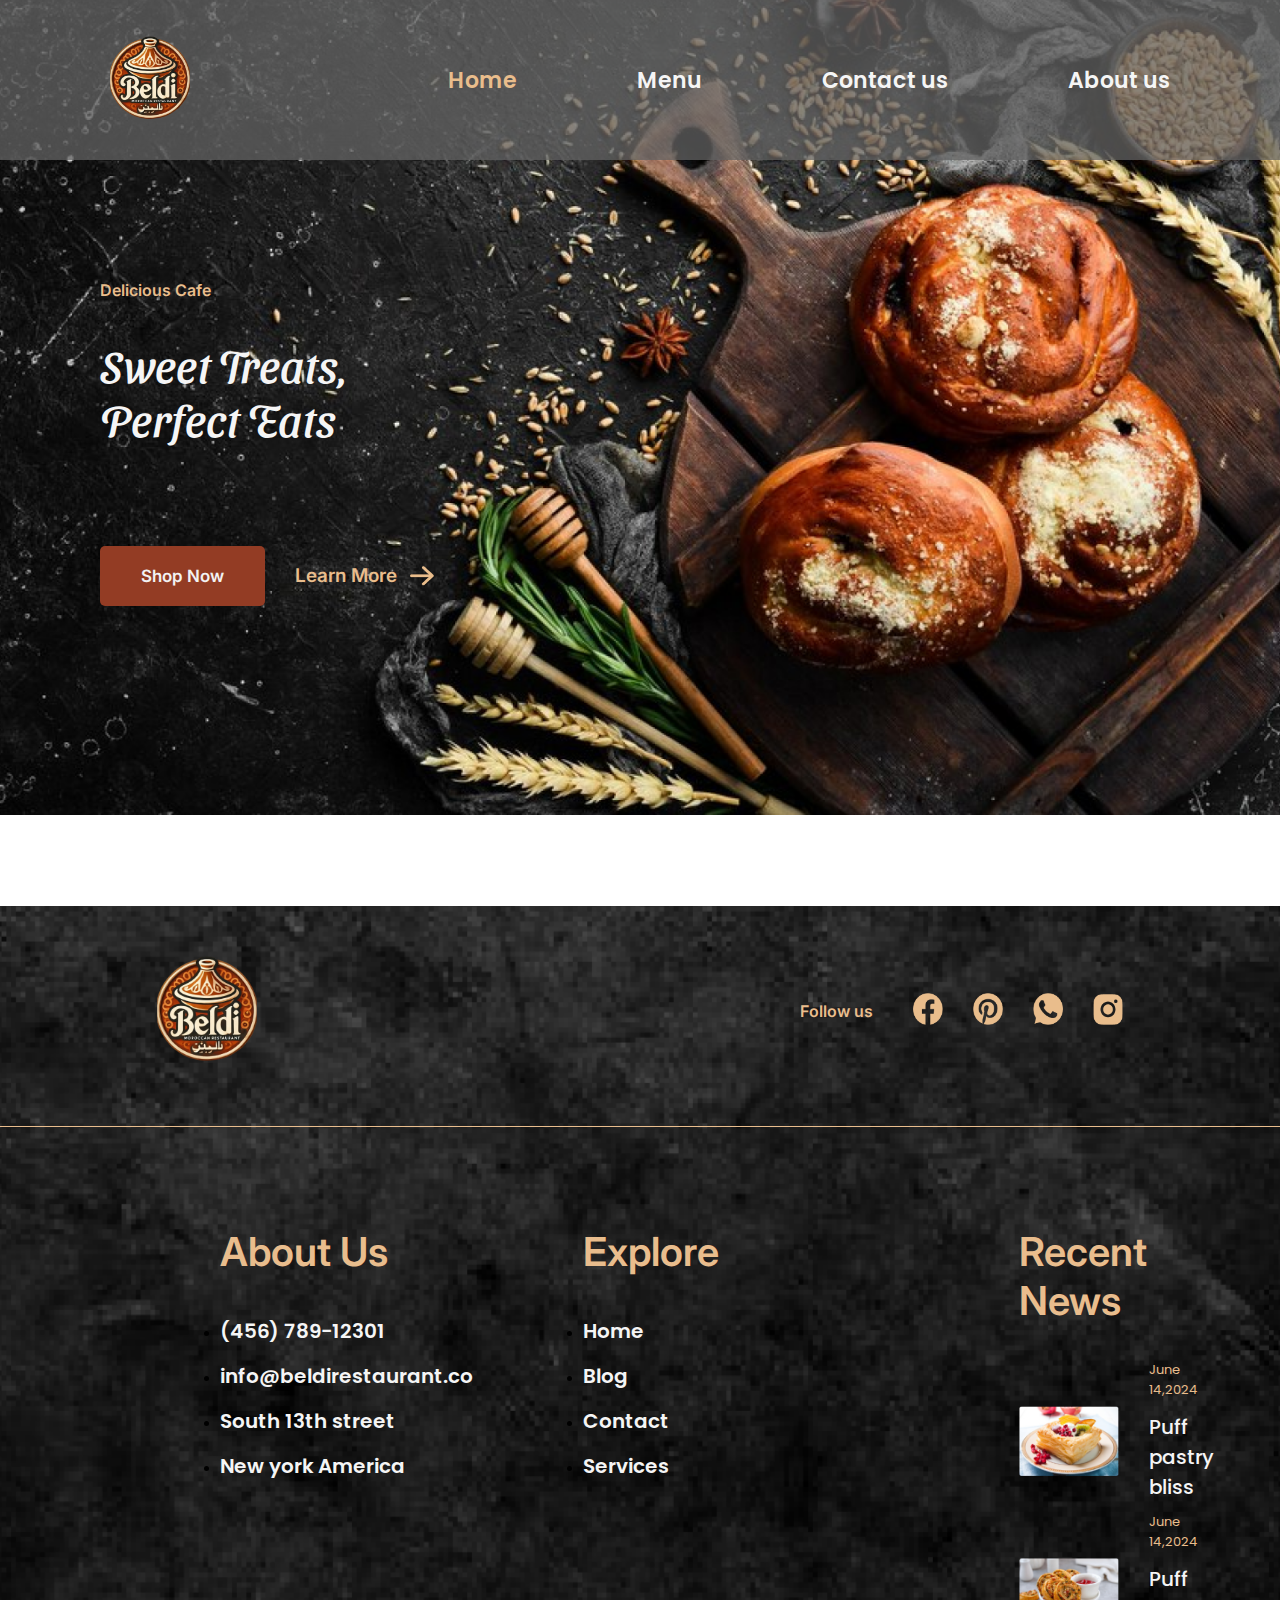
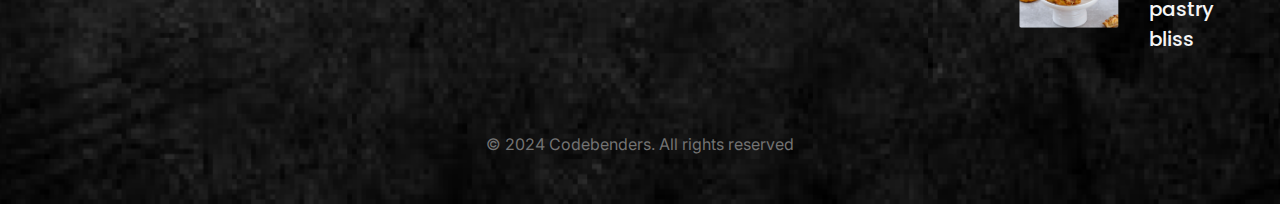
<file: index.html>
<!DOCTYPE html>
<html lang="en">

<head>
  <meta charset="UTF-8" />
  <meta name="viewport" content="width=device-width, initial-scale=1.0" />
  <link rel="stylesheet" href="style.css" />
  <title>Beldi</title>
</head>

<body>
  <!-- header -->
  <header>

    <div>
      <a href="index.html"><img class="logo" src="img/logo2.png" alt="Beldi"></a>
    </div>

    <div class="containernav">
        <a href="index.html"><div class="text1">Home</div></a>
        <a href="Menu.html"><div class="text2">Menu</div></a>
        <a href="contactus.html"><div  class="text3">Contact us</div></a>
        <a href="aboutus.html"><div class="text4">About us</div></a>
    </div>
  </header>

  <!-- Home elements -->

  <section>
    <div class="HomeCelements">
      <div>
        <p class="HomeFirstLine">Delicious Cafe</p>
      </div>
      <div>
        <h2 class="MenLastLine">Sweet Treats,<br>
          Perfect Eats</h2>
      </div>
      <div class="Homebtn">
        <div class="shopnowbtn">
          <a href="Menu.html">
            <input href="Menu.html" type="button" value="Shop Now">
          </a>
        </div>
        <div>
          <a class="learnmorebtn" href="aboutus.html">
            <p>Learn More</p>
            <img src="img/learnmoreflech.png" alt="flech">
          </a>
        </div>
    </div>
    </div>
  </section>


       <!-- footer -->
       <footer>
        <div class="footer">
          <div class="firstelement">
            <span>
              <img style="width: 100px;" src="img/logo2.png" alt="beldilogo">
            </span>
            <span class="Followus">
              <p>Follow us</p>
              <a href="#"><img src="img/facebook.png" alt="facebook" ></a>
              <a href="#"> <img src="img/pintrest.png" alt="Pintrest" ></a>
              <a href="#"><img src="img/wtsp.png" alt="whatsapp" ></a>
              <a href="#"><img src="img/insta.png" alt="Instagram" ></a>
            </span>
          </div>
      
        <div class="aboutExcontent">
      
          <!-- About us -->
      
          <div class="faboutus">
      
            <h3>About Us</h3>
      
           <ul>
            <li><a href="#">(456) 789-12301</a></li>
            <li  style="margin-bottom: 15px;"><a href="#">info@beldirestaurant.co</a></li>
            <li  style="margin-bottom: 15px;"><a  href="#">South 13th street</a></li>
            <li><a href="#">New york America</a></li>
           </ul>
      
          </div>
      
          <!-- explore -->
      
          <div style="position: relative; right: 110px;" class="faboutus">
      
            <h3>Explore</h3>
      
           <ul>
            <li><a href="index.html">Home</a></li>
            <li  style="margin-bottom: 15px;"><a href="#">Blog</a></li>
            <li  style="margin-bottom: 15px;"><a  href="#">Contact</a></li>
            <li><a href="#">Services</a></li>
           </ul>
      
          </div>
      
          <!-- Recent News -->
      
          <div style="position: relative; right: 110px;" class="faboutus">
      
      
            <h3 id="Recenttxt">Recent News</h3>
      
            <div style="margin-bottom: 10px;" class="recentitems">
              <img width="100" src="img/img1footer.png" alt="Cake">
              <div class="recentInfos">
              <span>June 14,2024 </span>
              <span>Puff pastry bliss</span>
              </div>
            </div>
      
            <div class="recentitems">
              <img width="100" src="img/img2footer.png" alt="Cake2">
              <div class="recentInfos">
              <span>June 14,2024 </span>
              <span>Puff pastry bliss</span>
              </div>
            </div>
      
          </div>
      
        </div>
      
      
          <h4>© 2024 Codebenders. All rights reserved</h4>
          </div>
      
      
        
        </footer>


</html>
</file>
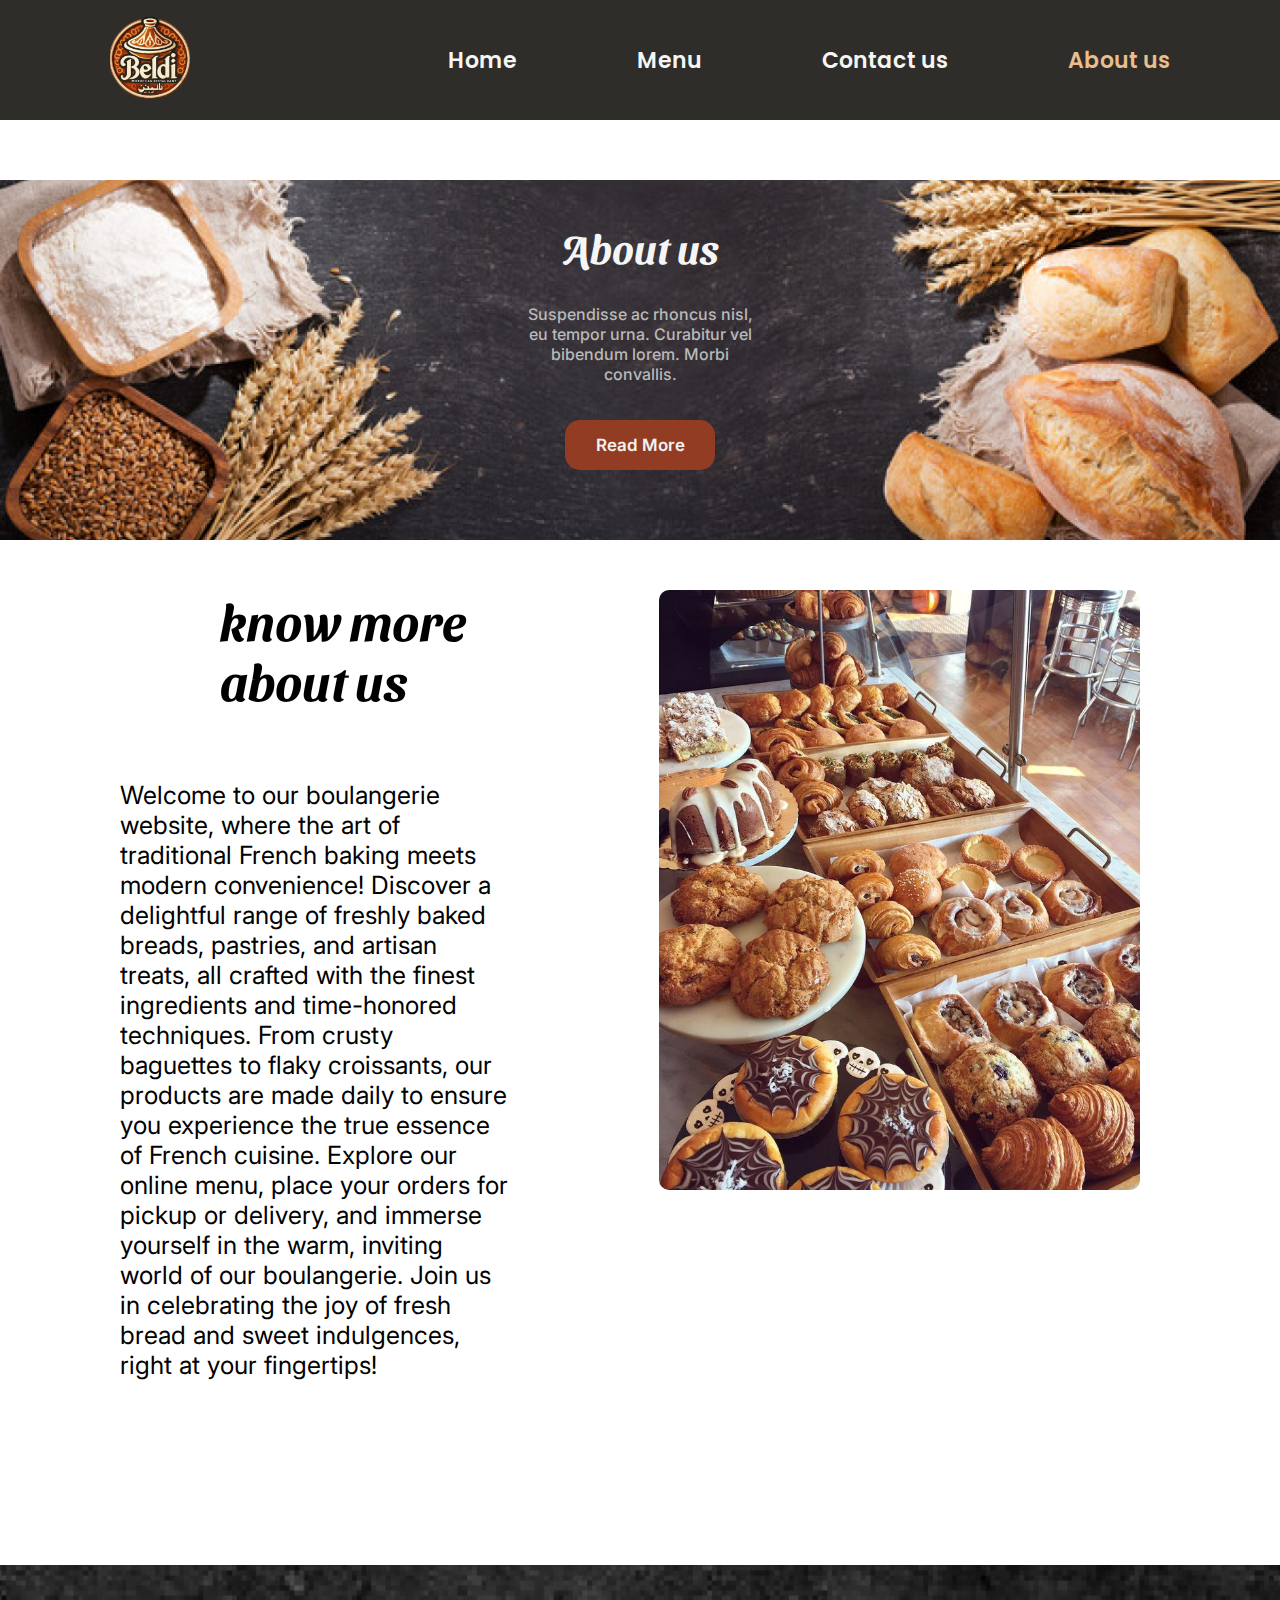
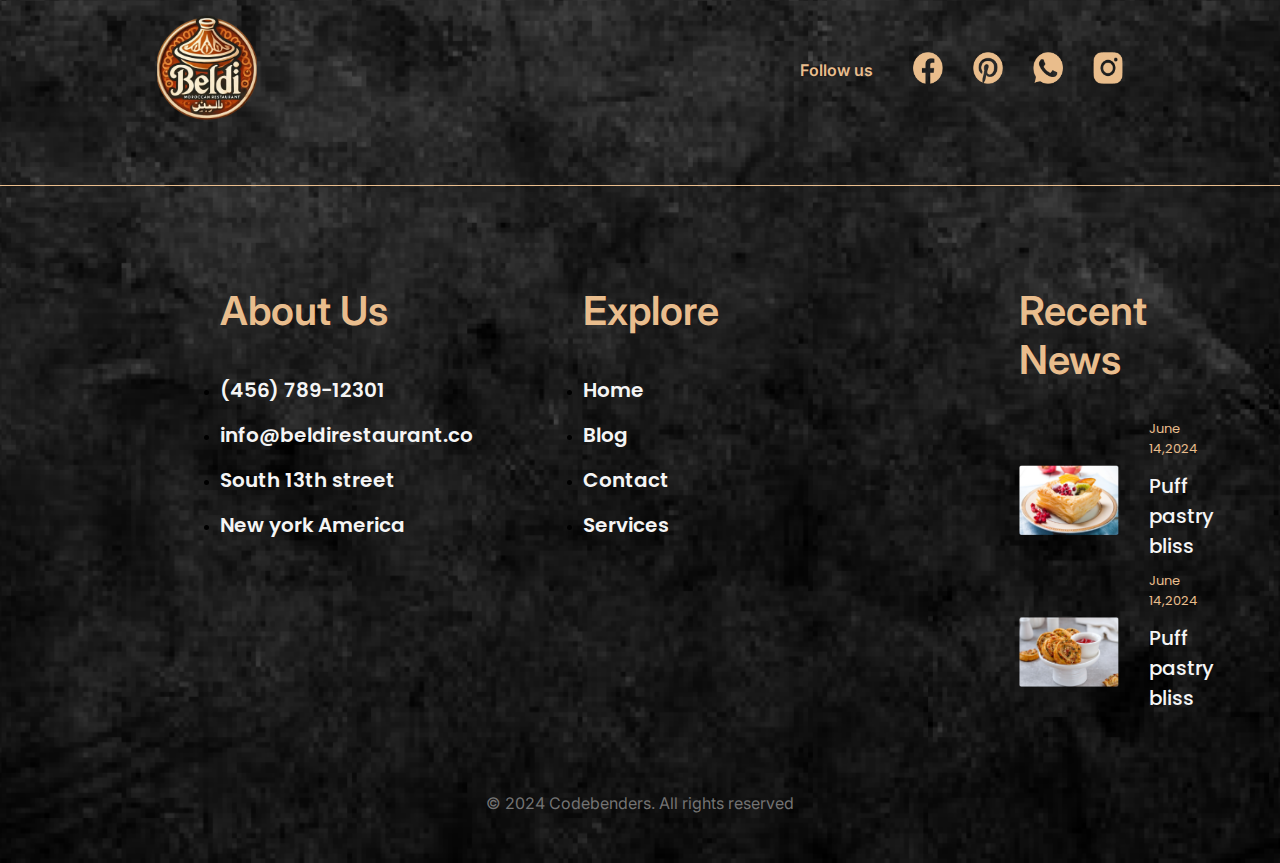
<file: aboutus.html>
<!DOCTYPE html>
<html lang="en">
  <head>
    <meta charset="UTF-8" />
    <meta name="viewport" content="width=device-width, initial-scale=1.0" />
    <link rel="stylesheet" href="aboutus.css" />
    <title>Beldi | About Us</title>

  </head>
  <body>
    <!-- header -->

    <header>
      <div>
        <a href="index.html">
          <img class="logo" src="img/logo2.png" alt="Beldi"/>
        </a>
      </div>
      <div>
        <div class="containernav">
          <a href="index.html"><div class="text1">Home</div></a>
          <a href="Menu.html"><div class="text2">Menu</div></a>
          <a href="contactus.html"><div  class="text3">Contact us</div></a>
          <a href="aboutus.html"><div class="text4">About us</div></a>
        </div>
      </div>
    </header>

    <!-- aboutusback -->

<section class="section1">
    <div>
    <h2>About us</h2>
    <p>Suspendisse ac rhoncus nisl, <br> eu tempor urna. Curabitur vel <br> bibendum lorem. Morbi <br> convallis.</p>
    <input class="shopnowbtn" type="button" value="Read More">
    </div>
</section>




    <!-- moreaboutus -->

<section class="section2">
    <div class="txtcontainer">
        <h2>know more about us</h2>
        <p>Welcome to our boulangerie website, where the art of traditional French baking meets modern convenience! Discover a delightful range of freshly baked breads, pastries, and artisan treats, all crafted with the finest ingredients and time-honored techniques. From crusty baguettes to flaky croissants, our products are made daily to ensure you experience the true essence of French cuisine. Explore our online menu, place your orders for pickup or delivery, and immerse yourself in the warm, inviting world of our boulangerie. Join us in celebrating the joy of fresh bread and sweet indulgences, right at your fingertips!</p>
    </div>
    <img src="img/aboutus1.jpg">
</section>

<!-- footer -->
<footer>
    <div class="footer">
      <div class="firstelement">
        <span>
          <img style="width: 100px;" src="img/logo2.png">
        </span>
        <span class="Followus">
          <p>Follow us</p>
          <a href="#"><img src="img/facebook.png" ></a>
          <a href="#"> <img src="img/pintrest.png" ></a>
          <a href="#"><img src="img/wtsp.png" ></a>
          <a href="#"><img src="img/insta.png" ></a>
        </span>
      </div>
  
    <div class="aboutExcontent">
  
      <!-- About us -->
  
      <div class="faboutus">
  
        <h3>About Us</h3>
  
       <ul>
        <li><a href="#">(456) 789-12301</a></li>
        <li  style="margin-bottom: 15px;"><a href="#">info@beldirestaurant.co</a></li>
        <li  style="margin-bottom: 15px;"><a  href="#">South 13th street</a></li>
        <li><a href="#">New york America</a></li>
       </ul>
  
      </div>
  
      <!-- explore -->
  
      <div style="position: relative; right: 110px;" class="faboutus">
  
        <h3>Explore</h3>
  
       <ul>
        <li><a href="index.html">Home</a></li>
        <li  style="margin-bottom: 15px;"><a href="#">Blog</a></li>
        <li  style="margin-bottom: 15px;"><a  href="#">Contact</a></li>
        <li><a href="#">Services</a></li>
       </ul>
  
      </div>
  
      <!-- Recent News -->
  
      <div style="position: relative; right: 110px;" class="faboutus">
  
  
        <h3 id="Recenttxt">Recent News</h3>
  
        <div style="margin-bottom: 10px;" class="recentitems">
          <img width="100" src="img/img1footer.png">
          <div class="recentInfos">
          <span>June 14,2024 </span>
          <span>Puff pastry bliss</span>
          </div>
        </div>
  
        <div class="recentitems">
          <img width="100" src="img/img2footer.png">
          <div class="recentInfos">
          <span>June 14,2024 </span>
          <span>Puff pastry bliss</span>
          </div>
        </div>
  
      </div>
  
    </div>
  
  
      <h4>© 2024 Codebenders. All rights reserved</h3>
      </div>
  
  
    
    </footer>





</body>
</html>
</file>
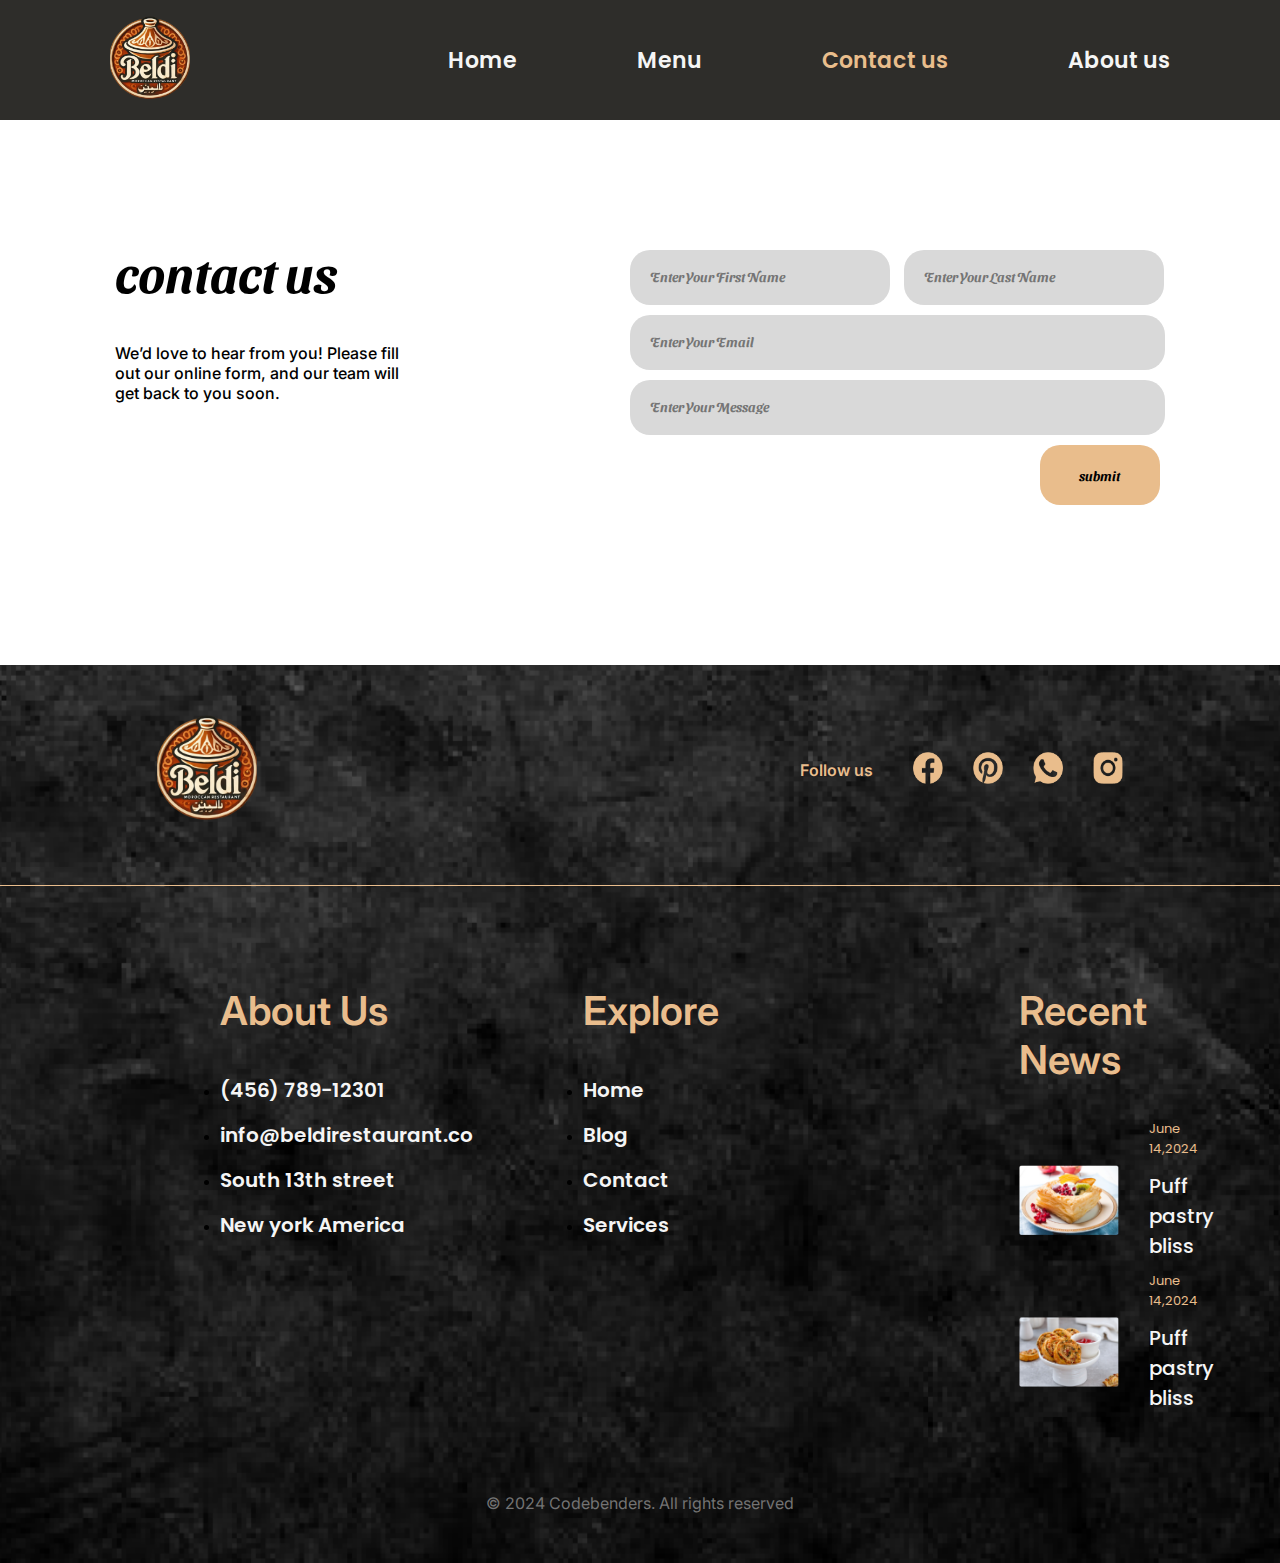
<file: contactus.html>
<!DOCTYPE html>
<html lang="en">
  <head>
    <meta charset="UTF-8" />
    <meta name="viewport" content="width=device-width, initial-scale=1.0" />
    <link rel="stylesheet" href="contactus.css" />
    <title>Beldi | Contact Us</title>


  </head>
  <body>
    <!-- header -->

    <header>
      <div>
        <a href="index.html">
          <img class="logo" src="img/logo2.png" alt="Beldi"/>
        </a>
      </div>
      <div>
        <div class="containernav">
          <a href="index.html"><div class="text1">Home</div></a>
          <a href="Menu.html"><div class="text2">Menu</div></a>
          <a href="contactus.html"><div  class="text3">Contact us</div></a>
          <a href="aboutus.html"><div class="text4">About us</div></a>
        </div>
      </div>
    </header>


    <!-- contactus -->

    <section>
      <div class="contactus">
        <div style="position: relative; bottom: 50px;">
            <h2>contact us</h2>
            <p>We’d love to hear from you! Please fill <br> out our online form, and our team will <br> get back to you soon.</p>
        </div>
        <div class="contactinputs">
        <div>
          <span class="name">
            <input type="text" placeholder="Enter Your First Name" required>
            <input type="text" placeholder="Enter Your Last Name" required>
          </span>
        </div>
        <div id="email"><input type="email" placeholder="Enter Your Email" required></div>
        <div id="msg"><input type="text" placeholder="Enter Your Message" required></div>
        <div id="sub"><input type="submit" value="submit" required></div>
        </div>
      </div>
    </section>


      <!-- footer -->
  <footer>
    <div class="footer">
      <div class="firstelement">
        <span>
          <img style="width: 100px;" src="img/logo2.png">
        </span>
        <span class="Followus">
          <p>Follow us</p>
          <a href="#"><img src="img/facebook.png" ></a>
          <a href="#"> <img src="img/pintrest.png" ></a>
          <a href="#"><img src="img/wtsp.png" ></a>
          <a href="#"><img src="img/insta.png" ></a>
        </span>
      </div>
  
    <div class="aboutExcontent">
  
      <!-- About us -->
  
      <div class="faboutus">
  
        <h3>About Us</h3>
  
       <ul>
        <li><a href="#">(456) 789-12301</a></li>
        <li  style="margin-bottom: 15px;"><a href="#">info@beldirestaurant.co</a></li>
        <li  style="margin-bottom: 15px;"><a  href="#">South 13th street</a></li>
        <li><a href="#">New york America</a></li>
       </ul>
  
      </div>
  
      <!-- explore -->
  
      <div style="position: relative; right: 110px;" class="faboutus">
  
        <h3>Explore</h3>
  
       <ul>
        <li><a href="index.html">Home</a></li>
        <li  style="margin-bottom: 15px;"><a href="#">Blog</a></li>
        <li  style="margin-bottom: 15px;"><a  href="#">Contact</a></li>
        <li><a href="#">Services</a></li>
       </ul>
  
      </div>
  
      <!-- Recent News -->
  
      <div style="position: relative; right: 110px;" class="faboutus">
  
  
        <h3 id="Recenttxt">Recent News</h3>
  
        <div style="margin-bottom: 10px;" class="recentitems">
          <img width="100" src="img/img1footer.png">
          <div class="recentInfos">
          <span>June 14,2024 </span>
          <span>Puff pastry bliss</span>
          </div>
        </div>
  
        <div class="recentitems">
          <img width="100" src="img/img2footer.png">
          <div class="recentInfos">
          <span>June 14,2024 </span>
          <span>Puff pastry bliss</span>
          </div>
        </div>
  
      </div>
  
    </div>
  
  
      <h4>© 2024 Codebenders. All rights reserved</h3>
      </div>
  
  
    
    </footer>
    




</body>
</html>
</file>
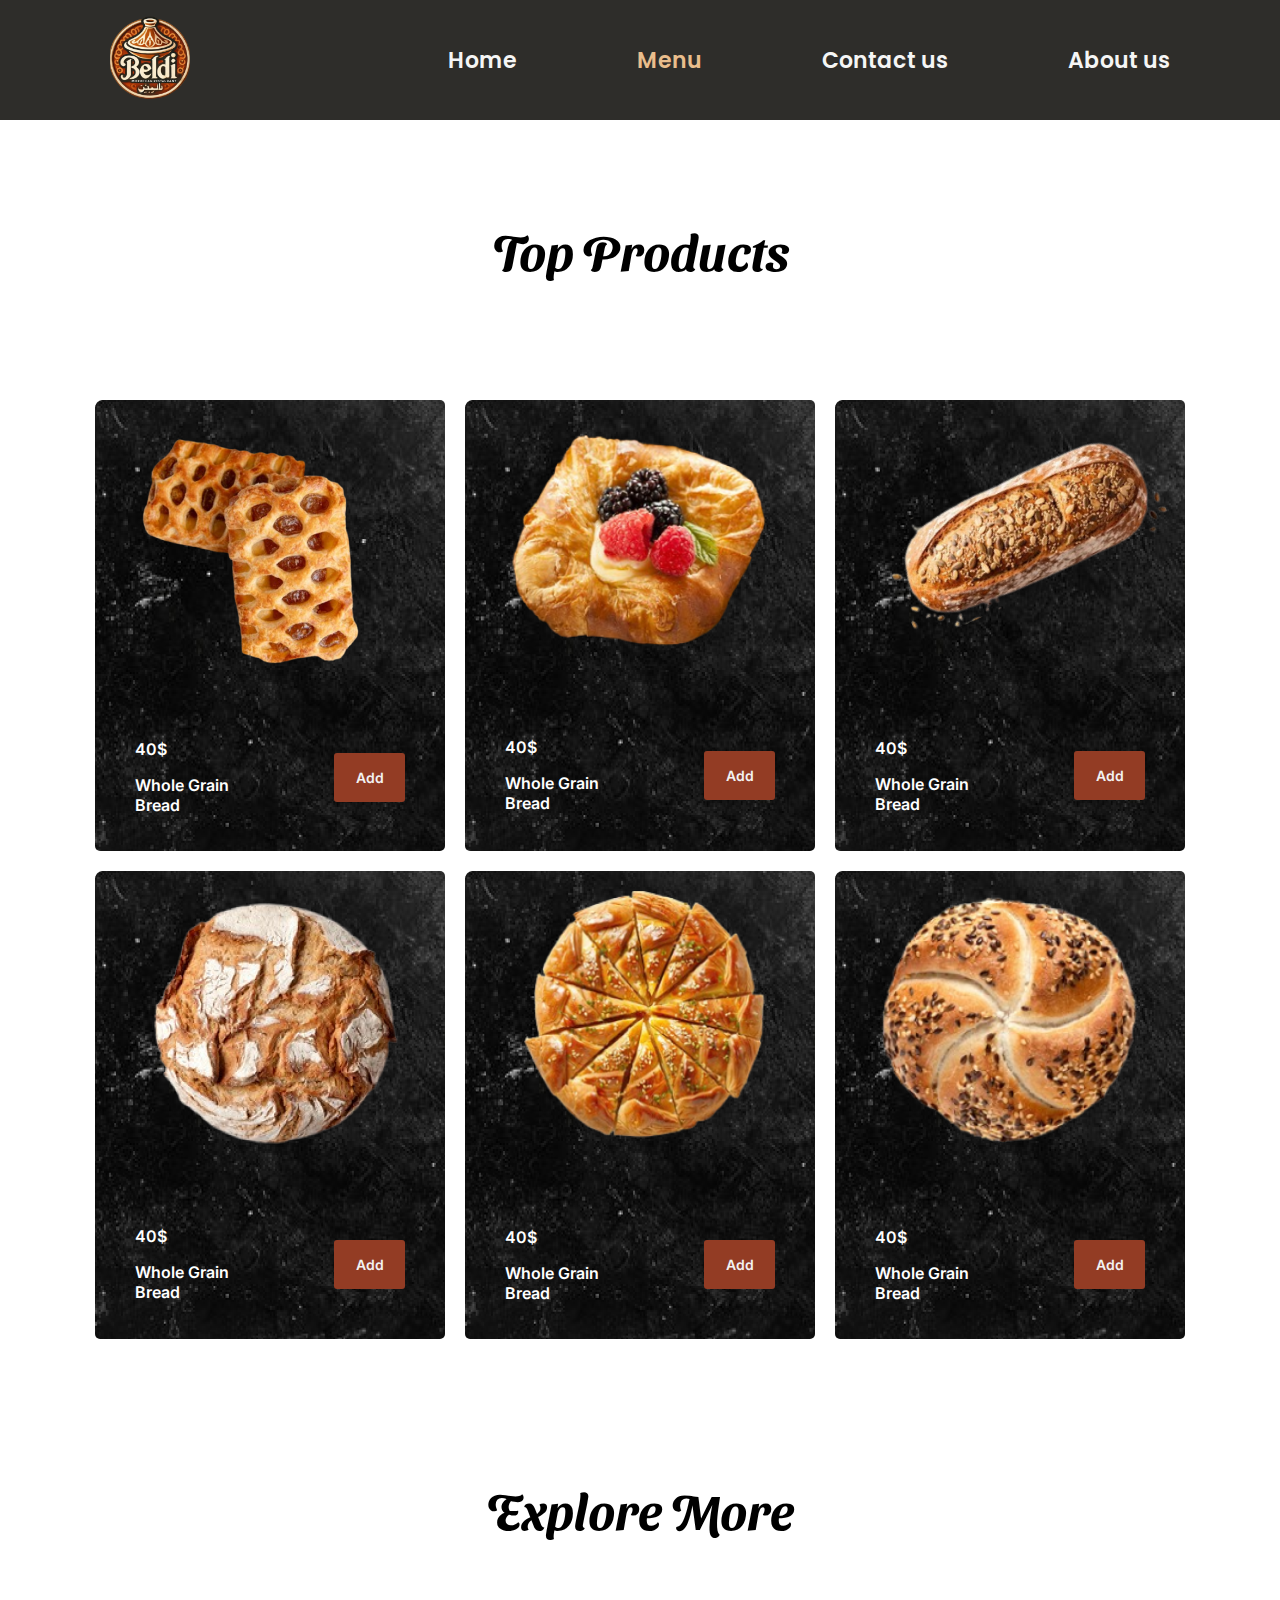
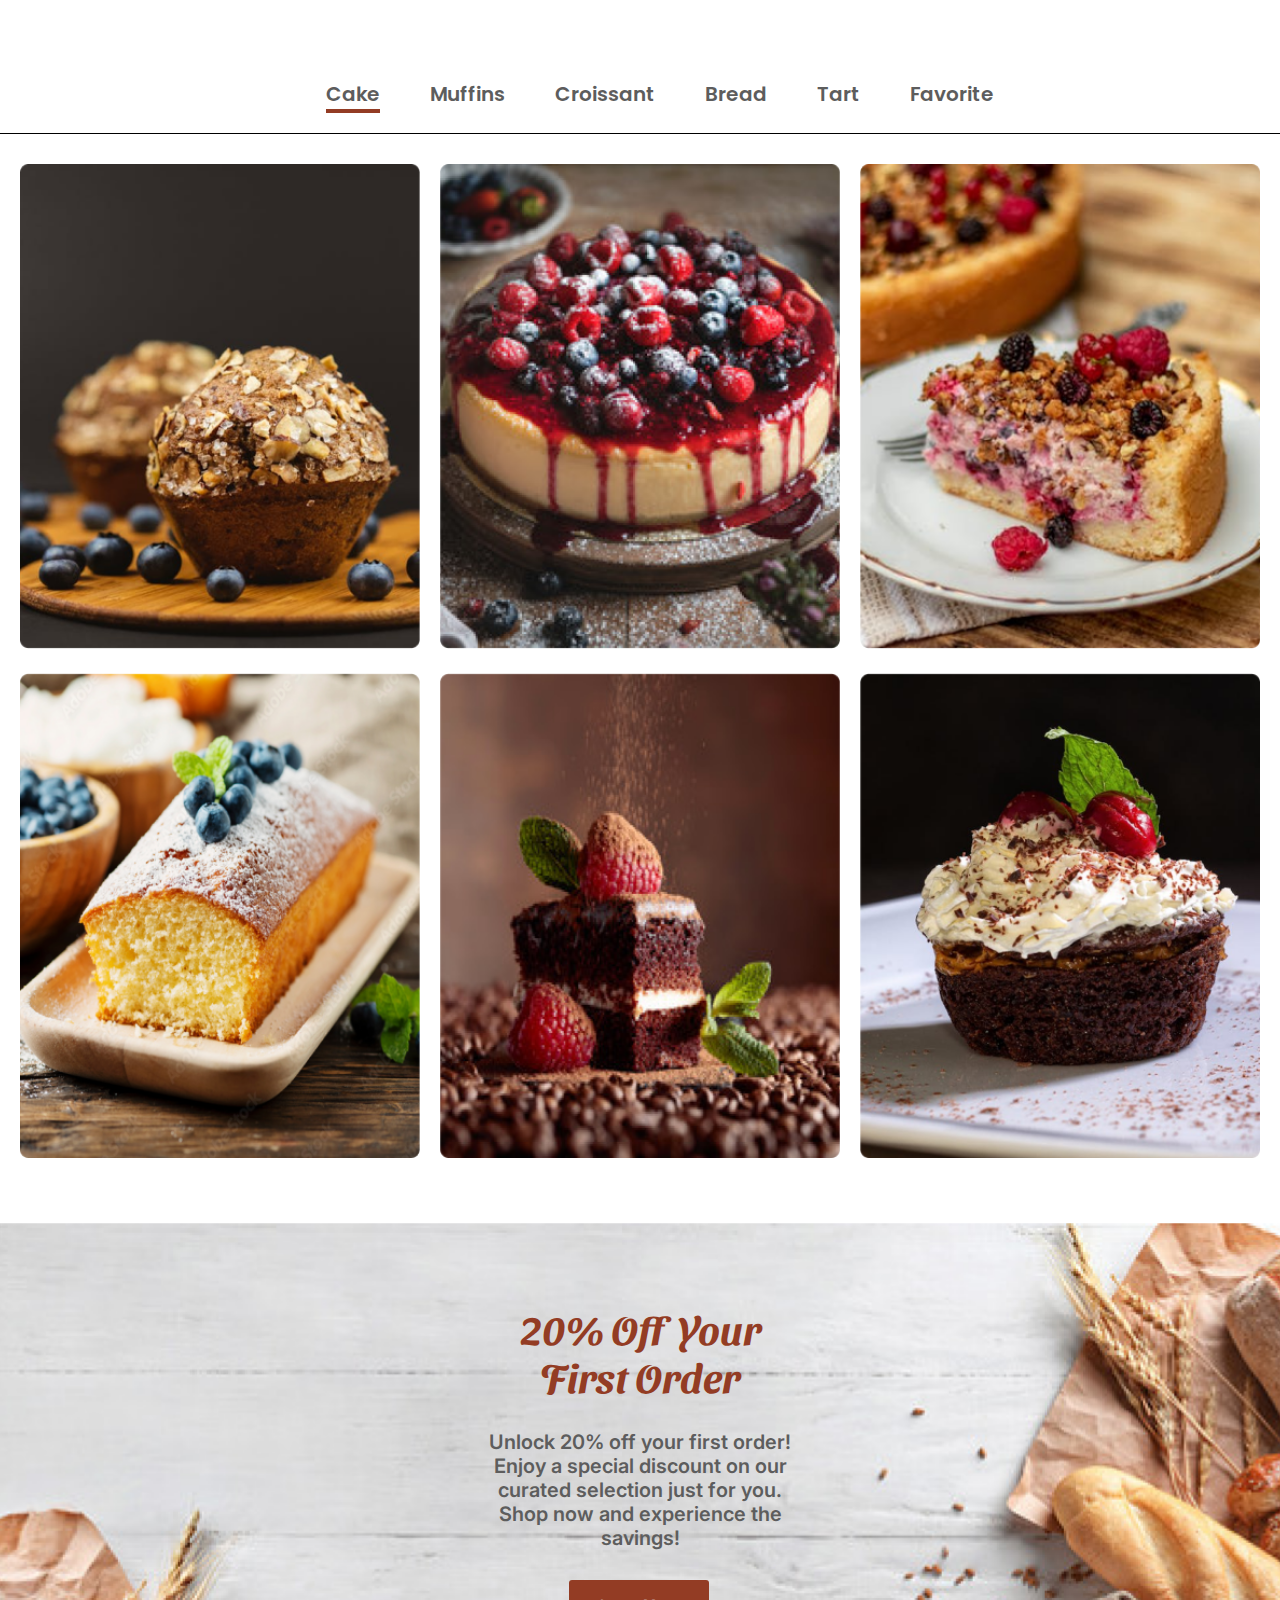
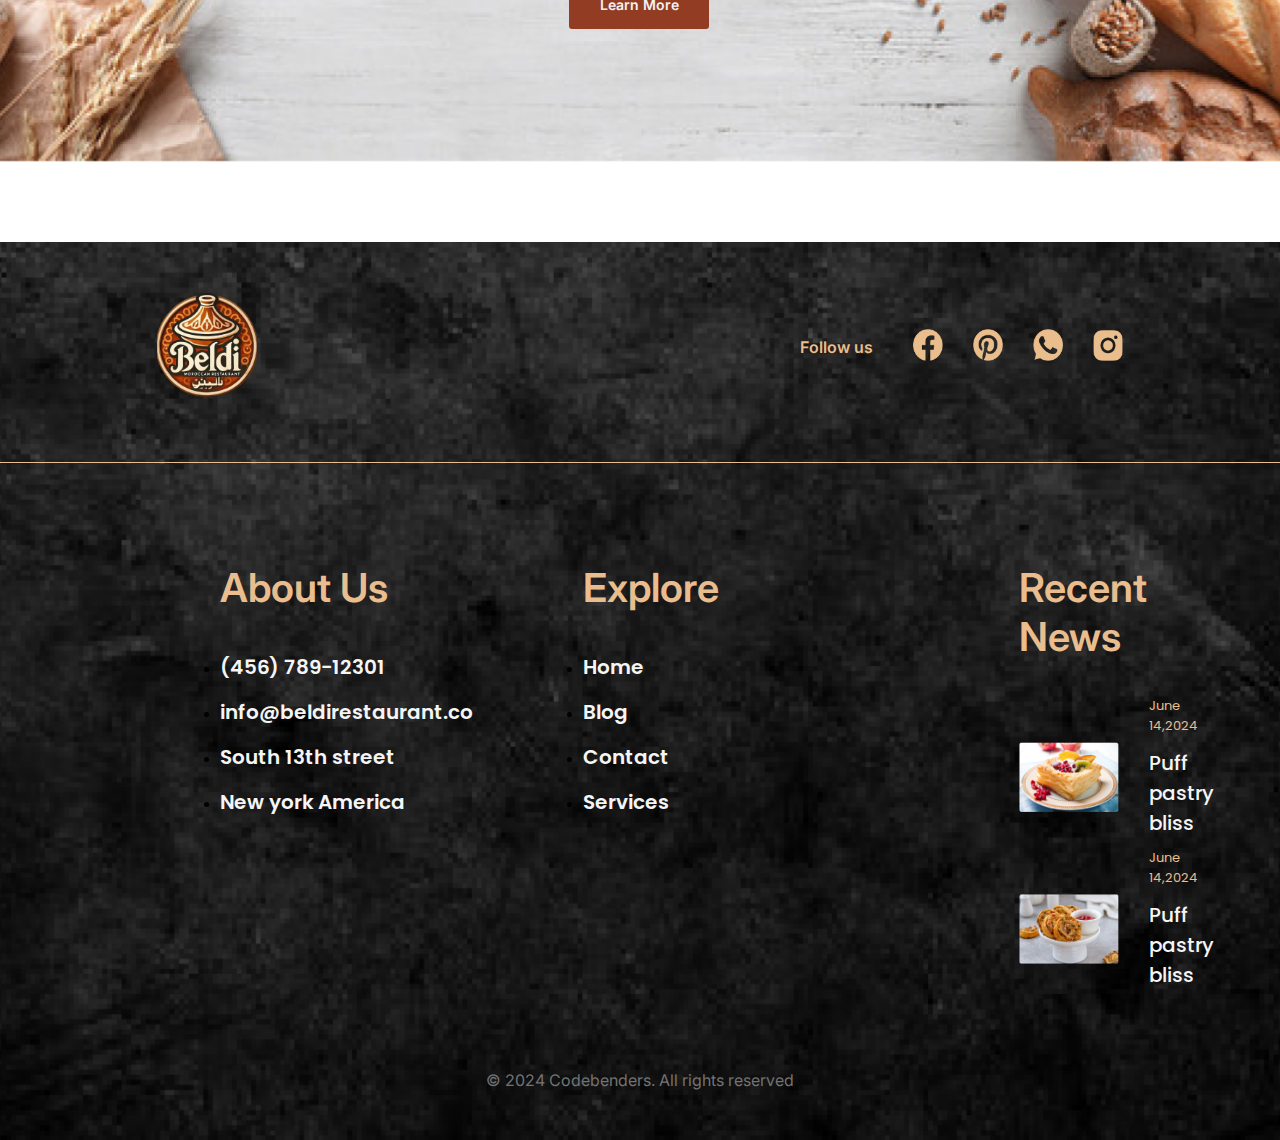
<file: Menu.html>
<!DOCTYPE html>
<html lang="en">
  <head>
    <meta charset="UTF-8" />
    <meta name="viewport" content="width=device-width, initial-scale=1.0" />
    <link rel="stylesheet" href="Menu.css" />
    <title>Beldi | Menu</title>



  </head>
  <body>
    <!-- header -->

    <header>
      <div>
        <a href="index.html">
          <img class="logo" src="img/logo2.png" alt="Beldi"/>
        </a>
      </div>
      <div>
        <div class="containernav">
          <a href="index.html"><div class="text1">Home</div></a>
          <a href="Menu.html"><div class="text2">Menu</div></a>
          <a href="contactus.html"><div  class="text3">Contact us</div></a>
          <a href="aboutus.html"><div class="text4">About us</div></a>
        </div>
      </div>
    </header>




    <!-- top products -->

    <section>
      <div class="top-products">
        <div>
          <p id="topprotext">Top Products</p>
        </div>
        <div class="top-products-items">

            <!-- item1 -->

          <div class="box">
            <img style="margin-bottom: 40px;" src="img/whole grain bread.png" />
            
            <div class="boxinfo">
            <span>
              <p>40$</p>
              <p>Whole Grain Bread</p>
            </span>
            <span class="addbtn" >
                <input type="button" value="Add">
            </span>
            </div>
          </div>

          <!-- item2 -->

          <div class="box">
            <img width="300px" style="position: relative; right: 25px; margin-bottom:57px;" src="img/caketwo.png" />
            <div class="boxinfo">
              <span>
                <p>40$</p>
                <p>Whole Grain Bread</p>
              </span>
              <span class="addbtn">
                <input type="button" value="Add">
              </span>
            </div>
          </div>

          <!-- item3 -->

          <div class="box">
            <img width="300px" style="margin-bottom : 73px;" src="img/img3.png" />
            <div class="boxinfo">
              <span>
                <p>40$</p>
                <p>Whole Grain Bread</p>
              </span>
              <span class="addbtn">
                <input type="button" value="Add">
              </span>
            </div>
          </div>

          <!-- item4 -->

          <div class="box">
            <img width="250" style="position: relative; left: 15px;margin-bottom: 50px; border-radius: 5px;" src="img/img4.png" />
            <div class="boxinfo">
            <span>
              <p>40$</p>
              <p>Whole Grain Bread</p>
            </span>
            <span class="addbtn">
                <input type="button" value="Add">
            </span>
            </div>
          </div>

          <!-- item5 -->

          <div class="box">
            <img width="250px" style="position: relative; left: 15px; margin-bottom: 55px;" src="img/img5.png" />
            <div class="boxinfo">
            <span>
              <p>40$</p>
              <p>Whole Grain Bread</p>
            </span>
            <span class="addbtn">
                <input type="button" value="Add">
            </span>
            </div>
          </div>

          <!-- item6 -->


          <div class="box">
            <img width="300" style="position: relative; right: 15px; bottom: 25px;" src="img/img6.png" />
            <div class="boxinfo">
            <span>
              <p>40$</p>
              <p>Whole Grain Bread</p>
            </span>
            <span class="addbtn">
              <input type="button" value="Add">
            </span>
            </div>
          </div>


        </div>
      </div>
    </section>

    <!-- ExploreMore -->

    <section>
      <div class="ExploreMore">
        <span>
          <p class="ExploreMoretxt">
            Explore More
          </p>
        </span>
        <span>
          <ul>
            <li style="cursor: pointer;"  class="cake">Cake</li>
            <li style="cursor: pointer;" >Muffins</li>
            <li style="cursor: pointer;" >Croissant</li>
            <li style="cursor: pointer;" >Bread</li>
            <li style="cursor: pointer;" >Tart</li>
            <li style="cursor: pointer;" >Favorite</li>
          </ul>
        </span>

        <div class="ExploreBox">
          <span> <img width="400" src="img/explore1.png" ></span>
          <span> <img width="400" src="img/explore2.png"></span>
          <span> <img width="400" src="img/explore3.png" ></span>
          <span><img width="400" src="img/explore4.png" ></span>
          <span> <img width="400" src="img/explore5.png" ></span>
          <span> <img width="400" src="img/explore6.png"></span>
        </div>
      </div>
    </section>
      <div class="container">
        <span class="containeritems">
          <div class="containerinfos">
            <div class="off">
          <span id="off">20% Off <span style="margin-left: 15px;" id="off">Your</span> </span>
          <span id="off">First Order</span>
            </div>
            <div class="desc">
          <span id="desc">Unlock 20% off your first order!</span>
          <span id="desc">Enjoy a special discount on our </span>
          <span id="desc">curated selection just for you. </span>
          <span id="desc">Shop now and experience the </span>
          <span id="desc">savings!</span>
            </div>
          
          <a href="aboutus.html"><input type="button" value="Learn More"></a>
          </div>
        </span>
      </div>
    <section>
      <div>
    </section>


    <!-- footer -->
  <footer>
  <div class="footer">
    <div class="firstelement">
      <span>
        <img style="width: 100px;" src="img/logo2.png">
      </span>
      <span class="Followus">
        <p>Follow us</p>
        <a href="#"><img src="img/facebook.png" ></a>
        <a href="#"> <img src="img/pintrest.png" ></a>
        <a href="#"><img src="img/wtsp.png" ></a>
        <a href="#"><img src="img/insta.png" ></a>
      </span>
    </div>

  <div class="aboutExcontent">

    <!-- About us -->

    <div class="faboutus">

      <h3>About Us</h3>

     <ul>
      <li><a href="#">(456) 789-12301</a></li>
      <li  style="margin-bottom: 15px;"><a href="#">info@beldirestaurant.co</a></li>
      <li  style="margin-bottom: 15px;"><a  href="#">South 13th street</a></li>
      <li><a href="#">New york America</a></li>
     </ul>

    </div>

    <!-- explore -->

    <div style="position: relative; right: 110px;" class="faboutus">

      <h3>Explore</h3>

     <ul>
      <li><a href="index.html">Home</a></li>
      <li  style="margin-bottom: 15px;"><a href="#">Blog</a></li>
      <li  style="margin-bottom: 15px;"><a  href="#">Contact</a></li>
      <li><a href="#">Services</a></li>
     </ul>

    </div>

    <!-- Recent News -->

    <div style="position: relative; right: 110px;" class="faboutus">


      <h3 id="Recenttxt">Recent News</h3>

      <div style="margin-bottom: 10px;" class="recentitems">
        <img width="100" src="img/img1footer.png">
        <div class="recentInfos">
        <span>June 14,2024 </span>
        <span>Puff pastry bliss</span>
        </div>
      </div>

      <div class="recentitems">
        <img width="100" src="img/img2footer.png">
        <div class="recentInfos">
        <span>June 14,2024 </span>
        <span>Puff pastry bliss</span>
        </div>
      </div>

    </div>

  </div>


    <h4>© 2024 Codebenders. All rights reserved</h3>
    </div>

  </footer>

  </body>
</html>























































<!-- item1

        <div class="item1">
            <div>
              <img width="250px" style="margin : 10px 0 10px 20px" src="img/whole grain bread.png" alt="whole grain bread" />
            </div>
            <div class="item1infos">
              <div>
                <p>40$</p>
                <p>Whole Grain Bread</p>
              </div>
              <div>
                <input type="button" value="Add" />
              </div>
            </div>
        </div> -->

        <!-- item2 -->

        <!-- <div class="item2">
            <div>
              <img width="300px" style="margin : 10px 0 10px 20px" src="img/caketwo.png" alt="whole grain bread" />
            </div>
            <div class="item1infos">
              <div>
                <p>25$</p>
                <p>Soleils danois de pâte</p>
              </div>
              <div>
                <input type="button" value="Add" />
              </div>
            </div>
        </div> -->

        <!-- item3 -->

        <!-- <div class="item2">
            <div>
                <img width="310px" style="margin : 10px 0 10px 20px" src="img/caketwo.png" alt="whole grain bread" />
            </div>
            <div class="item1infos">
              <div>
                <p>25$</p>
                <p>Soleils danois de pâte</p>
              </div>
              <div>
                <input type="button" value="Add" />
              </div>
            </div>
        </div> -->
</file>
<file: style.css>
@import url('https://fonts.googleapis.com/css2?family=Poppins:wght@100;400&display=swap');
@import url('https://fonts.googleapis.com/css2?family=Inter:opsz,wght@14..32,600&display=swap');
@import url('https://fonts.googleapis.com/css2?family=Sansita+Swashed&display=swap');

body{
    background-image: url(img/background-menu.png);
    background-size: cover;
    background-position: center;
    background-repeat: no-repeat;
    width: 100%;
    height: 80vh;
    margin: 0;
}
.logo{
   width: 80px;
   margin-top : 20 px;
   margin-left: 110px;
}
header{
  height: 160px;
  display: flex;
  align-items: center;
  justify-content: space-between;
  background-color: rgb(99 99 99 / 75%);

}
.containernav{
  display: flex;
  gap: 120px;
  margin-right: 110px;
}
.containernav a {
  text-decoration: none;
}
.text1 {
    color: #e9bd8c;
    font-size: 22px;
    font-family: Poppins, "SemiBold";
    font-weight: 600;
}


.text2{
  color: #f5f5f5;
  font-size: 22px;
  font-family: Poppins, "SemiBold";
  font-weight: 600;
}

.text2:hover{
  color: #e9bd8c;
}

.text3 {
  color: #f5f5f5;
  font-size: 22px;
  font-family: Poppins, "SemiBold";
  font-weight: 600;
}

.text3:hover{
  color: #e9bd8c;
}
.text4 {
  color: #f5f5f5;
  font-size: 22px;
  font-family: Poppins, "SemiBold";
  font-weight: 600;
}
.text4:hover{
  color: #e9bd8c;
}

.HomeCelements{
  margin-left: 100px;
}
.HomeFirstLine {
  color:#E9BD8C;
  font-family: "Inter", sans-serif;
  font-weight: 600;
  margin-top : 120px;
}
.MenLastLine {
  color: #F5F5F5;
  font-family: "Sansita Swashed", system-ui;
  font-weight: 400;
  font-size: 45px;
  margin-bottom: 100px;
}
.Homebtn{
  display: flex;
  align-items: center;
  gap: 30px ;
}
.shopnowbtn input{
  width: 165px;
  height: 60px;
  border-radius: 5px;
  background-color: #933C24;
  color: #F2F2F2;
  border: none;
  font-size: 17px;
  font-family: "Inter", sans-serif;
  font-weight: 600;
  transition: ease .5s;
  cursor: pointer;
}

.shopnowbtn input:hover{
  transform: scale(1.1);
}

.learnmorebtn{
  display: flex;
  text-decoration: none;
  text-decoration-line: none;
  color: #E9BD8C;
  font-size: 19px;
  font-family: "Inter", sans-serif;
  font-weight: 600;
}


.learnmorebtn img{
  position: relative;
  height: 20px;
  top: 21px;
  left: 13px;
}


/* footer */


.footer{
  background-image: url(img/footerBack.png);
  background-repeat: no-repeat;
  background-size: cover;
  background-position: center;
  margin-top: 160px;
  padding: 50px 0;
}

.Followus{
  font-family: "Inter", sans-serif;
  font-weight: 600;
  color: #E9BD8D;
}

.firstelement{
  display: flex;
  align-items: center;
  justify-content: space-around;
  padding-bottom: 60px;
  border-bottom: 1px solid #E9BD8D;
}
.Followus{
  position: relative;
  left: 120px;
  display: flex;
  justify-content: space-between;
  align-items: center;
  gap: 30px;
}
.Followus img{
  width: 30px;
}

.Followus p{
  position: relative;
  right: 70px;
}

.faboutus h3 {
  color: #E9BD8D;
  font-family: "Inter", sans-serif;
  font-weight: 600;
  margin-left: 40px;
  font-size: 40px;
}

.faboutus{
  margin: 60px 0 0 180px;
}

.faboutus ul li a{
  color: #F5F5F5;
  text-decoration: none;
  list-style-type: none;
  font-family: Poppins, "SemiBold";
  font-weight: 600;
  font-size: 20px;
}

.faboutus ul li:first-child{
  margin-bottom: 15px;
}
.faboutus ul li:last-child{
  margin-top: 15px;
}

.firstelement span img{
  position: relative;
  right: 60px;
}
.aboutExcontent {
  display: flex;
}

.ExploreMoretxt{
  padding: 60px 0 60px 0;
}

#Recenttxt{
  margin-left: 120px;
  margin-bottom: 45px;
}

.recentitems{
  display: flex;
  align-items: center;
  gap: 30px;
  margin-left: 120px;
}

.recentInfos span:first-child{
  font-family: Poppins, "SemiBold";
  font-weight: 400;
  font-size: 13px;
  color: #E9BD8C;
  display: block;
  margin-bottom: 12px;
}
.recentInfos span:last-child{
  font-family: Poppins, "SemiBold";
  font-weight: 500;
  font-size: 20px;
  color: #F5F5F5;
}

.recentInfos{
  position: relative;
  bottom: 10px;
}

.footer h4{
  text-align: center;
  font-family: "Inter", sans-serif;
  font-weight: 400;
  color: #737373;
  margin-bottom: 0;
  margin-top: 70px;
}
footer{
  margin-top: 300px;
}
</file>
<file: aboutus.css>
@import url('https://fonts.googleapis.com/css2?family=Poppins:wght@100;400&display=swap');
@import url('https://fonts.googleapis.com/css2?family=Inter:opsz,wght@14..32,600&display=swap');
@import url('https://fonts.googleapis.com/css2?family=Sansita+Swashed&display=swap');
@import url('https://fonts.googleapis.com/css2?family=Poppins:wght@400;600&display=swap');


body{
    width: 100%;
    height: 80vh;
    margin: 0;
}

.logo{
    width: 80px;
    margin-top : 20 px;
    margin-left: 110px;
}
header{
    background-color: #2E2D2A;
    height: 120px;
    display: flex;
    align-items: center;
    justify-content: space-between;
    position: fixed;
    left: 0;
    right: 0;
    top: 0;
    z-index: 1000;
}
.containernav{
    display: flex;
    align-items: center;
    gap: 120px;
    margin-right: 110px;
}
.containernav a {
  text-decoration: none;
}
.text1 {
    color: #f5f5f5;
    font-size: 22px;
    font-family: Poppins, "SemiBold";
    font-weight: 600;
}
.text1:hover{
  color: #e9bd8c;
}
.text2{
  color: #f5f5f5;
  font-size: 22px;
  font-family: Poppins, "SemiBold";
  font-weight: 600;
}
.text2:hover{
  color: #e9bd8c;
}
.text3 {
  color: #f5f5f5;
  font-size: 22px;
  font-family: Poppins, "SemiBold";
  font-weight: 600;
}
.text3:hover{
  color: #e9bd8c;
}
.text4 {
  color: #e9bd8c;
  font-size: 22px;
  font-family: Poppins, "SemiBold";
  font-weight: 600;
}


.section1{
    margin-top: 180px;
    background-image: url(img/aboutusback.png);
    background-position: center;
    background-size: cover;
    background-repeat: no-repeat;
    height: 360px;
    display: flex;
    align-items: center;
    justify-content: center;
    text-align: center;
    
}



.section1 div h2{
    font-family: "Sansita Swashed", system-ui;
    font-weight: 600;
    font-size: 40px ;
    color: #F5F5F5;
}

.section1 div p{
    font-family: "Inter", sans-serif;
    font-weight: 500;
    color: #B9B9B9;
}


.shopnowbtn{
    margin-bottom: 60px;
    margin-top: 16px;
    width: 150px;
    height: 50px;
    border-radius: 15px;
    background-color: #933C24;
    color: #F2F2F2;
    border: none;
    font-size: 17px;
    font-family: "Inter", sans-serif;
    font-weight: 600;
    transition: ease .5s;
    cursor: pointer;
  }
  
  .shopnowbtn:hover{
    transform: scale(1.1);
  }


  .section1 div h2+p{
    margin-bottom: 20px;
  }

  .section2{
    margin : 50px 60px;
    display: flex;
    justify-content: space-around;
    gap: 150px;
  }

  .section2 img{
    border-radius: 10px;
    height: 600px;
    margin-right: 80px;

  }

  .section2 div h2{
    font-family: "Sansita Swashed", system-ui;
    font-weight: 600;
    font-size: 50px ;
    margin : 0 0 70px 160px;
  }

  .section2 div p{
    font-family: "Inter", sans-serif;
    font-weight: 400;
    font-size: 25px;
    margin-left: 60px;
  }

  /* footer */


.footer{
    background-image: url(img/footerBack.png);
    background-repeat: no-repeat;
    background-size: cover;
    background-position: center;
    margin-top: 160px;
    padding: 50px 0;
  }
  
  .Followus{
    font-family: "Inter", sans-serif;
    font-weight: 600;
    color: #E9BD8D;
  }
  
  .firstelement{
    display: flex;
    align-items: center;
    justify-content: space-around;
    padding-bottom: 60px;
    border-bottom: 1px solid #E9BD8D;
  }
  .Followus{
    position: relative;
    left: 120px;
    display: flex;
    justify-content: space-between;
    align-items: center;
    gap: 30px;
  }
  .Followus img{
    width: 30px;
  }
  
  .Followus p{
    position: relative;
    right: 70px;
  }
  
  .faboutus h3 {
    color: #E9BD8D;
    font-family: "Inter", sans-serif;
    font-weight: 600;
    margin-left: 40px;
    font-size: 40px;
  }
  
  .faboutus{
    margin: 60px 0 0 180px;
  }
  
  .faboutus ul li a{
    color: #F5F5F5;
    text-decoration: none;
    list-style-type: none;
    font-family: Poppins, "SemiBold";
    font-weight: 600;
    font-size: 20px;
  }
  
  .faboutus ul li:first-child{
    margin-bottom: 15px;
  }
  .faboutus ul li:last-child{
    margin-top: 15px;
  }
  
  .firstelement span img{
    position: relative;
    right: 60px;
  }
  .aboutExcontent {
    display: flex;
  }
  
  .ExploreMoretxt{
    padding: 60px 0 60px 0;
  }
  
  #Recenttxt{
    margin-left: 120px;
    margin-bottom: 45px;
  }
  
  .recentitems{
    display: flex;
    align-items: center;
    gap: 30px;
    margin-left: 120px;
  }
  
  .recentInfos span:first-child{
    font-family: Poppins, "SemiBold";
    font-weight: 400;
    font-size: 13px;
    color: #E9BD8C;
    display: block;
    margin-bottom: 12px;
  }
  .recentInfos span:last-child{
    font-family: Poppins, "SemiBold";
    font-weight: 500;
    font-size: 20px;
    color: #F5F5F5;
  }
  
  .recentInfos{
    position: relative;
    bottom: 10px;
  }
  
  .footer h4{
    text-align: center;
    font-family: "Inter", sans-serif;
    font-weight: 400;
    color: #737373;
    margin-bottom: 0;
    margin-top: 70px;
  }
</file>
<file: contactus.css>
@import url('https://fonts.googleapis.com/css2?family=Poppins:wght@100;400&display=swap');
@import url('https://fonts.googleapis.com/css2?family=Inter:opsz,wght@14..32,600&display=swap');
@import url('https://fonts.googleapis.com/css2?family=Sansita+Swashed&display=swap');
@import url('https://fonts.googleapis.com/css2?family=Poppins:wght@400;600&display=swap');


body{
    width: 100%;
    height: 80vh;
    margin: 0;
}

.logo{
    width: 80px;
    margin-top : 20 px;
    margin-left: 110px;
}
header{
    background-color: #2E2D2A;
    height: 120px;
    display: flex;
    align-items: center;
    justify-content: space-between;
    position: fixed;
    left: 0;
    right: 0;
    top: 0;
    z-index: 1000;
}
.containernav{
    display: flex;
    align-items: center;
    gap: 120px;
    margin-right: 110px;
}
.containernav a {
  text-decoration: none;
}
.text1 {
    color: #f5f5f5;
    font-size: 22px;
    font-family: Poppins, "SemiBold";
    font-weight: 600;
}
.text1:hover{
  color: #e9bd8c;
}
.text2{
  color: #f5f5f5;
  font-size: 22px;
  font-family: Poppins, "SemiBold";
  font-weight: 600;
}
.text2:hover{
  color: #e9bd8c;
}
.text3 {
  color: #e9bd8c;
  font-size: 22px;
  font-family: Poppins, "SemiBold";
  font-weight: 600;
}

.text4 {
  color: #f5f5f5;
  font-size: 22px;
  font-family: Poppins, "SemiBold";
  font-weight: 600;
}

.text4:hover{
  color: #e9bd8c;
}
section{
  margin-top: 250px;
}

.contactus{
  display: flex;
  align-items: flex-start;
  justify-content: space-around;
}

.name input{
  width: 220px;
  height: 55px;
  border-radius: 20px;
  border: none;
  outline: none;
  background-color: #D9D9D9;
  padding: 0 20px;
}

.name input::placeholder{
  font-family: "Sansita Swashed", system-ui;
  font-weight: 600;
}
.name input:first-child{
  margin-right: 10px;
}

.contactus div h2{
  font-family: "Sansita Swashed", system-ui;
  font-weight: 600;
  font-size: 50px;
}

.contactus div p{
  font-family: "Inter", sans-serif;
  font-weight: 500;
}


#email input{
  margin-top: 10px;
  width: 495px;
  height: 55px;
  border-radius: 20px;
  border: none;
  outline: none;
  background-color: #D9D9D9;
  padding: 0 20px;
}

#email input::placeholder{
  font-family: "Sansita Swashed", system-ui;
  font-weight: 600;
}

#msg input{
  margin-top: 10px;
  width: 495px;
  height: 55px;
  border-radius: 20px;
  border: none;
  outline: none;
  background-color: #D9D9D9;
  padding: 0 20px;
}

#msg input::placeholder{
  font-family: "Sansita Swashed", system-ui;
  font-weight: 600;
}

#sub input{
  position: relative;
  left: 410px;
  margin-top: 10px;
  width: 120px;
  height: 60px;
  border-radius: 20px;
  border: none;
  outline: none;
  background-color: #E9BD8C;
  transition: ease .4s;
  cursor: pointer;
}

#sub input[type=Submit]{
  font-family: "Sansita Swashed", system-ui;
  font-weight: 600;
}

#sub input:hover{
    transform: scale(1.1);
}

/* footer */


.footer{
  background-image: url(img/footerBack.png);
  background-repeat: no-repeat;
  background-size: cover;
  background-position: center;
  margin-top: 160px;
  padding: 50px 0;
}

.Followus{
  font-family: "Inter", sans-serif;
  font-weight: 600;
  color: #E9BD8D;
}

.firstelement{
  display: flex;
  align-items: center;
  justify-content: space-around;
  padding-bottom: 60px;
  border-bottom: 1px solid #E9BD8D;
}
.Followus{
  position: relative;
  left: 120px;
  display: flex;
  justify-content: space-between;
  align-items: center;
  gap: 30px;
}
.Followus img{
  width: 30px;
}

.Followus p{
  position: relative;
  right: 70px;
}

.faboutus h3 {
  color: #E9BD8D;
  font-family: "Inter", sans-serif;
  font-weight: 600;
  margin-left: 40px;
  font-size: 40px;
}

.faboutus{
  margin: 60px 0 0 180px;
}

.faboutus ul li a{
  color: #F5F5F5;
  text-decoration: none;
  list-style-type: none;
  font-family: Poppins, "SemiBold";
  font-weight: 600;
  font-size: 20px;
}

.faboutus ul li:first-child{
  margin-bottom: 15px;
}
.faboutus ul li:last-child{
  margin-top: 15px;
}

.firstelement span img{
  position: relative;
  right: 60px;
}
.aboutExcontent {
  display: flex;
}

.ExploreMoretxt{
  padding: 60px 0 60px 0;
}

#Recenttxt{
  margin-left: 120px;
  margin-bottom: 45px;
}

.recentitems{
  display: flex;
  align-items: center;
  gap: 30px;
  margin-left: 120px;
}

.recentInfos span:first-child{
  font-family: Poppins, "SemiBold";
  font-weight: 400;
  font-size: 13px;
  color: #E9BD8C;
  display: block;
  margin-bottom: 12px;
}
.recentInfos span:last-child{
  font-family: Poppins, "SemiBold";
  font-weight: 500;
  font-size: 20px;
  color: #F5F5F5;
}

.recentInfos{
  position: relative;
  bottom: 10px;
}

.footer h4{
  text-align: center;
  font-family: "Inter", sans-serif;
  font-weight: 400;
  color: #737373;
  margin-bottom: 0;
  margin-top: 70px;
}
</file>
<file: Menu.css>
@import url('https://fonts.googleapis.com/css2?family=Poppins:wght@100;400&display=swap');
@import url('https://fonts.googleapis.com/css2?family=Inter:opsz,wght@14..32,600&display=swap');
@import url('https://fonts.googleapis.com/css2?family=Sansita+Swashed&display=swap');
@import url('https://fonts.googleapis.com/css2?family=Poppins:wght@400;600&display=swap');


body{
    width: 100%;
    height: 80vh;
    margin: 0;
}

.logo{
    width: 80px;
    margin-top : 20 px;
    margin-left: 110px;
}
header{
    background-color: #2E2D2A;
    height: 120px;
    display: flex;
    align-items: center;
    justify-content: space-between;
    position: fixed;
    left: 0;
    right: 0;
    top: 0;
    z-index: 1000;
}
.containernav{
    display: flex;
    align-items: center;
    gap: 120px;
    margin-right: 110px;
}
.containernav a {
  text-decoration: none;
}
.text1 {
    color: #f5f5f5;
    font-size: 22px;
    font-family: Poppins, "SemiBold";
    font-weight: 600;
}
.text1:hover{
    color: #e9bd8c;
  }
.text2{
  color: #e9bd8c;
  font-size: 22px;
  font-family: Poppins, "SemiBold";
  font-weight: 600;
}
.text2:hover{
    color: #e9bd8c;
  }
.text3 {
  color: #f5f5f5;
  font-size: 22px;
  font-family: Poppins, "SemiBold";
  font-weight: 600;
}
.text3:hover{
    color: #e9bd8c;
  }
.text4 {
  color: #f5f5f5;
  font-size: 22px;
  font-family: Poppins, "SemiBold";
  font-weight: 600;
}
.text4:hover{
    color: #e9bd8c;
  }

#topprotext {
    font-family: "Sansita Swashed", system-ui;
    font-weight: 600;
    display: flex;
    justify-content: center;
    margin: 220px 0 120px 0 ;
    font-size: 50px;
}
.box{
    background-image: url(img/whole1back.png);
    /* background-repeat: no-repeat; */
    padding: 20px 40px;
    border-radius: 5px;
}
.boxinfo{
    display: flex;
    align-items:center;
    justify-content: center;
    gap: 60px;
}

.boxinfo span p {
    font-family: "Inter", sans-serif;
    font-weight: 600;
    color: #FFFF;
}

.top-products-items{
    display: grid;
    grid-template-columns: repeat(3,350px);
    gap: 20px;
    justify-content: center;
}

.addbtn input{
    width: 71px;
    height: 49px;
    border-radius: 3px;
    background-color: #933C24;
    color: #F2F2F2;
    border: none;
    font-size: 14px;
    font-family: "Inter", sans-serif;
    font-weight: 600;
    transition: ease .5s;
    cursor: pointer;
    text-decoration: none;
}
.addbtn input:hover{
    transform: scale(1.1);
}

.ExploreMore p{
    font-family: "Sansita Swashed", system-ui;
    font-weight: 600;
    display: flex;
    justify-content: center;
    margin: 80px 0;
    font-size: 50px;
}
.ExploreMore ul{
    display: flex;
    font-size: 20px ;
    gap: 50px;
    justify-content: center;
    list-style-type: none;
    font-family: "Poppins", sans-serif;
    font-weight: 600;
    font-style: normal;
    color: #5D5D5D;
    margin-bottom: 10px;
    border-bottom: 1px solid black;
}
.cake{
    border-bottom: 4px solid #933C24;
    margin-bottom: 20px;
}
.ExploreBox{
    margin-top: 30px;
    display: grid;
    grid-template-columns: repeat(3 ,400px);
    gap: 20px;
    justify-content: center;
}

.container{
    background-image: url(img/off.png);
    background-position: center;
    background-repeat: no-repeat;
    background-position: center;
    background-size: cover;
    height: 60vh;
}
.containeritems{
    display: flex;
    justify-content: center;
    position: relative;
    top: 30%;
}
#off{
    font-family: "Sansita Swashed", system-ui;
    font-weight: 600;
    font-size: 40px;
    color: #933C24;
}
.off{
    margin-bottom: 30px;
    position: relative;
    bottom: 80px;
}
.container span{
    display: flex;
    justify-content: center;
    font-family: "Inter", sans-serif;
    font-weight: 600;
}
#desc{
    color : #5D5D5D
}
.desc{
    margin-bottom: 30px;
    position: relative;
    bottom: 80px;
    font-size: 20px;
}

.container{
    margin-top: 60px;
}

.containerinfos input {
    position: relative;
    left: 80px;
    bottom: 80px;
    width: 140px;
    height: 49px;
    border-radius: 3px;
    background-color: #933C24;
    color: #F2F2F2;
    border: none;
    font-size: 14px;
    font-family: "Inter", sans-serif;
    font-weight: 600;
    transition: ease .5s;
    text-decoration: none;
    cursor: pointer;
}
.containerinfos input:hover{
    transform: scale(1.1);
}

.footer{
    background-image: url(img/footerBack.png);
    background-repeat: no-repeat;
    background-size: cover;
    background-position: center;
    margin-top: 80px;
    padding: 50px 0;
}

.Followus{
    font-family: "Inter", sans-serif;
    font-weight: 600;
    color: #E9BD8D;
}

.firstelement{
    display: flex;
    align-items: center;
    justify-content: space-around;
    padding-bottom: 60px;
    border-bottom: 1px solid #E9BD8D;
}
.Followus{
    position: relative;
    left: 120px;
    display: flex;
    justify-content: space-between;
    align-items: center;
    gap: 30px;
}
.Followus img{
    width: 30px;
}

.Followus p{
    position: relative;
    right: 70px;
}

.faboutus h3 {
    color: #E9BD8D;
    font-family: "Inter", sans-serif;
    font-weight: 600;
    margin-left: 40px;
    font-size: 40px;
}

.faboutus{
    margin: 60px 0 0 180px;
}

.faboutus ul li a{
    color: #F5F5F5;
    text-decoration: none;
    list-style-type: none;
    font-family: Poppins, "SemiBold";
    font-weight: 600;
    font-size: 20px;
}

.faboutus ul li:first-child{
    margin-bottom: 15px;
}
.faboutus ul li:last-child{
    margin-top: 15px;
}

.firstelement span img{
    position: relative;
    right: 60px;
}
.aboutExcontent {
    display: flex;
}

.ExploreMoretxt{
    padding: 60px 0 60px 0;
}

#Recenttxt{
    margin-left: 120px;
    margin-bottom: 45px;
}

.recentitems{
    display: flex;
    align-items: center;
    gap: 30px;
    margin-left: 120px;
}

.recentInfos span:first-child{
    font-family: Poppins, "SemiBold";
    font-weight: 400;
    font-size: 13px;
    color: #E9BD8C;
    display: block;
    margin-bottom: 12px;
}
.recentInfos span:last-child{
    font-family: Poppins, "SemiBold";
    font-weight: 500;
    font-size: 20px;
    color: #F5F5F5;
}

.recentInfos{
    position: relative;
    bottom: 10px;
}

.footer h4{
    text-align: center;
    font-family: "Inter", sans-serif;
    font-weight: 400;
    color: #737373;
    margin-bottom: 0;
    margin-top: 70px;
}



























/* .item1{
    background-image: url(img/whole1back.png);
    background-repeat: no-repeat;
    margin-left: 150px;
    padding: 20px 40px;
    border-radius: 5px;
}

.item1infos{
    display: flex;
    align-items: center;
    gap: 90px;
}
.item1infos p{
    font-family: "Inter", sans-serif;
    font-weight: 600;
    color: #FFFF;
}
.item1infos input{
    width: 71px;
    height: 49px;
    border-radius: 5px;
    background-color: #933C24;
    color: #F2F2F2;
    border: none;
    font-size: 14px;
    font-family: "Inter", sans-serif;
    font-weight: 600;
    transition: ease .5s;
}
.item1infos input:hover{
    transform: scale(1.1);
}

.top-products-items {
    display: flex;
}

.item2{
    background-image: url(img/whole1back.png);
    background-repeat: no-repeat;
    padding: 20px 40px;
    border-radius: 5px;
    margin-left: 10px;
} */
</file>
